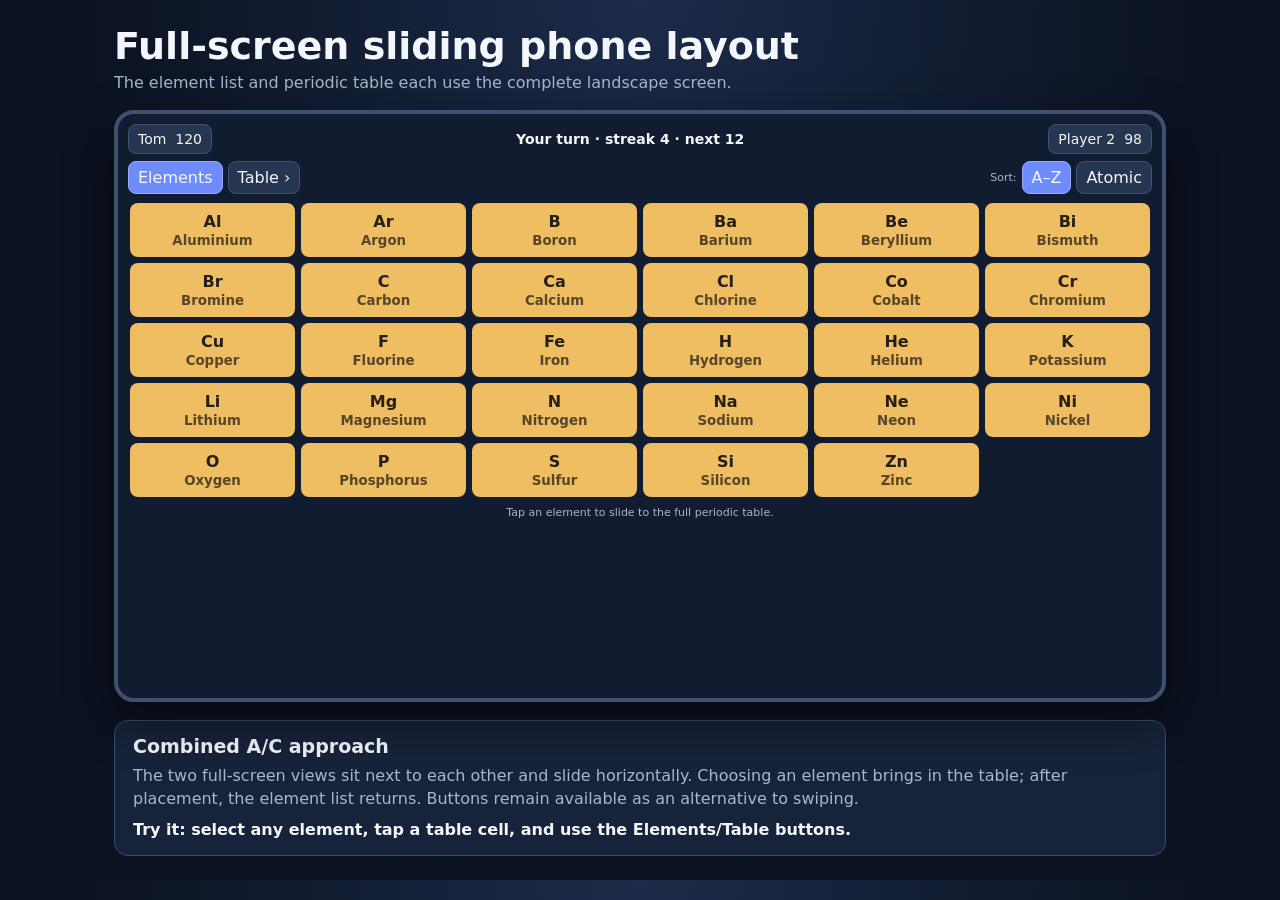
<file: design/index.html>
<!doctype html>
<html lang="en">
<head>
  <meta charset="utf-8">
  <meta name="viewport" content="width=device-width,initial-scale=1">
  <title>Periodic Table Practice — Sliding Phone Layout</title>
  <style>
    :root{color-scheme:dark;--bg:#0b1220;--panel:#17233a;--line:#3b4c6c;--text:#f3f6fc;--muted:#a9b6cc;--accent:#6f8cff;--tile:#efbd62;--placed:#46ae87}
    *{box-sizing:border-box}body{margin:0;background:radial-gradient(circle at top,#1b2b49,var(--bg) 52%);color:var(--text);font-family:system-ui,-apple-system,Segoe UI,sans-serif}main{max-width:1100px;margin:auto;padding:24px}h1{margin:0 0 5px;font-size:clamp(24px,3vw,38px)}.intro{margin:0 0 18px;color:var(--muted)}
    .phone{width:100%;aspect-ratio:16/9;min-height:360px;border:4px solid #40506e;border-radius:20px;background:#121c30;overflow:hidden;box-shadow:0 18px 50px #0007;position:relative}.slider{width:200%;height:100%;display:flex;transition:transform .38s cubic-bezier(.25,.8,.25,1)}.slider.table-active{transform:translateX(-50%)}.view{width:50%;height:100%;flex:0 0 50%;padding:10px;display:flex;flex-direction:column;gap:7px}
    .top{display:flex;align-items:center;justify-content:space-between;gap:6px;font-size:clamp(9px,1.4vw,14px)}.score,.control{background:#263550;border:1px solid #425372;border-radius:8px;padding:6px 9px;color:var(--text)}button{font:inherit;cursor:pointer}.control.active{background:var(--accent);border-color:#9bacff}.turn{font-weight:750;text-align:center}.toolbar{display:flex;justify-content:space-between;gap:6px}.toolbar>div{display:flex;gap:5px}.label{color:var(--muted);font-size:11px;align-self:center}
    .elements{display:grid;grid-template-columns:repeat(6,1fr);gap:6px;overflow:auto;min-height:0;padding:2px}.element{border:0;border-radius:8px;background:var(--tile);color:#251f16;padding:8px 4px;min-height:54px;font-weight:750}.element small{display:block;font-weight:600;opacity:.75;margin-top:2px}.element:hover{filter:brightness(1.08)}
    .periodic{flex:1;min-height:0;display:grid;grid-template-columns:repeat(18,1fr);grid-template-rows:repeat(7,1fr);gap:3px}.cell{min-width:0;border:1px solid #647693;border-radius:4px;background:#253650;color:#d9e1ef;font-size:clamp(7px,1vw,12px);font-weight:750;display:grid;place-items:center;cursor:pointer}.cell:hover{border-color:#fff;background:#33496c}.cell.done{background:var(--placed);border-color:#7bddb9}.cell.gap{visibility:hidden}.selected-element{display:flex;align-items:center;justify-content:center;gap:8px;background:#273650;border:1px solid #506181;border-radius:8px;padding:6px;font-size:clamp(10px,1.4vw,14px)}.selected-element strong{color:#ffd986}.message{text-align:center;color:var(--muted);font-size:11px;min-height:16px}
    .notes{margin-top:18px;background:var(--panel);border:1px solid var(--line);border-radius:14px;padding:14px 18px}.notes h2{margin:0 0 7px;font-size:19px}.notes p{margin:0;color:var(--muted);line-height:1.45}.try{color:var(--text)!important;margin-top:8px!important;font-weight:700}
    @media (orientation: landscape) and (max-height:500px){main{padding:8px}.phone{height:calc(100vh - 16px);min-height:0;aspect-ratio:auto}.notes,h1,.intro{display:none}.elements{grid-template-columns:repeat(8,1fr)}}
    @media(orientation:portrait) and (max-width:700px){body:before{content:"Rotate your phone to landscape to try the full-screen layout.";display:block;background:var(--tile);color:#241e15;padding:9px;text-align:center;font-weight:750}main{padding:14px}.phone{min-height:300px}.elements{grid-template-columns:repeat(4,1fr)}}
  </style>
</head>
<body>
<main>
  <h1>Full-screen sliding phone layout</h1>
  <p class="intro">The element list and periodic table each use the complete landscape screen.</p>
  <section class="phone">
    <div class="slider" id="slider">
      <section class="view" data-view="elements">
        <header class="top"><span class="score">Tom&nbsp; 120</span><span class="turn">Your turn · streak 4 · next 12</span><span class="score">Player 2&nbsp; 98</span></header>
        <nav class="toolbar"><div><button class="control active" type="button">Elements</button><button class="control" type="button" onclick="showView('table')">Table ›</button></div><div><span class="label">Sort:</span><button class="control active" type="button">A–Z</button><button class="control" type="button">Atomic</button></div></nav>
        <div class="elements" id="elements"></div>
        <div class="message">Tap an element to slide to the full periodic table.</div>
      </section>
      <section class="view" data-view="table">
        <header class="top"><span class="score">Tom&nbsp; 120</span><span class="turn">Your turn · streak 4 · next 12</span><span class="score">Player 2&nbsp; 98</span></header>
        <nav class="toolbar"><div><button class="control" type="button" onclick="showView('elements')">‹ Elements</button><button class="control active" type="button">Table</button></div><div><span class="label">Swipe either way</span></div></nav>
        <div class="selected-element">Place: <strong id="selected-element">Al · Aluminium</strong></div>
        <div class="periodic" id="periodic"></div>
        <div class="message" id="message">Tap a position. A correct answer slides back to Elements.</div>
      </section>
    </div>
  </section>
  <section class="notes"><h2>Combined A/C approach</h2><p>The two full-screen views sit next to each other and slide horizontally. Choosing an element brings in the table; after placement, the element list returns. Buttons remain available as an alternative to swiping.</p><p class="try">Try it: select any element, tap a table cell, and use the Elements/Table buttons.</p></section>
</main>
<script>
  const slider=document.getElementById("slider"),selectedLabel=document.getElementById("selected-element"),message=document.getElementById("message");
  const elementNames=["Al · Aluminium","Ar · Argon","B · Boron","Ba · Barium","Be · Beryllium","Bi · Bismuth","Br · Bromine","C · Carbon","Ca · Calcium","Cl · Chlorine","Co · Cobalt","Cr · Chromium","Cu · Copper","F · Fluorine","Fe · Iron","H · Hydrogen","He · Helium","K · Potassium","Li · Lithium","Mg · Magnesium","N · Nitrogen","Na · Sodium","Ne · Neon","Ni · Nickel","O · Oxygen","P · Phosphorus","S · Sulfur","Si · Silicon","Zn · Zinc"];
  function showView(view){slider.classList.toggle("table-active",view==="table");message.textContent="Tap a position. A correct answer slides back to Elements."}
  function selectElement(name){selectedLabel.textContent=name;showView("table")}
  const elements=document.getElementById("elements");elementNames.forEach(name=>{const [symbol,label]=name.split(" · "),button=document.createElement("button");button.className="element";button.innerHTML=`${symbol}<small>${label}</small>`;button.onclick=()=>selectElement(name);elements.append(button)});
  const periodic=document.getElementById("periodic");for(let row=0;row<7;row++){for(let column=0;column<18;column++){const cell=document.createElement("button"),edge=column<2||column>11||row>1,gap=!edge;cell.className="cell"+(gap?" gap":"")+([0,18,19,35,36,53,72,89,106].includes(row*18+column)?" done":"");cell.textContent=gap?"":row*18+column+1;cell.onclick=()=>{message.textContent="Correct · +12";cell.classList.add("done");setTimeout(()=>showView("elements"),650)};periodic.append(cell)}}
  let startX=0;slider.addEventListener("touchstart",event=>startX=event.touches[0].clientX,{passive:true});slider.addEventListener("touchend",event=>{const distance=event.changedTouches[0].clientX-startX;if(Math.abs(distance)>55)showView(distance<0?"table":"elements")},{passive:true});
</script>
</body>
</html>
</file>
